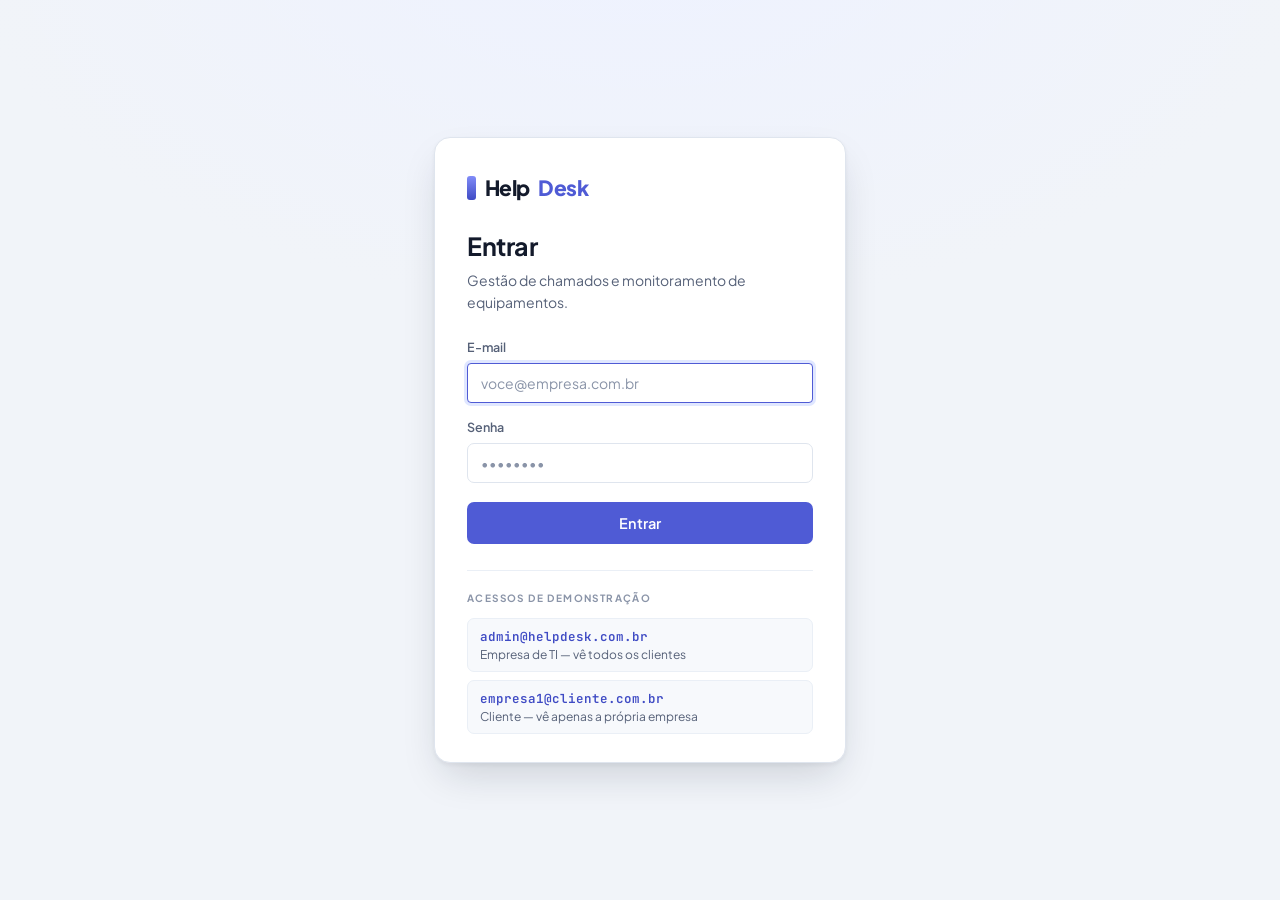
<file: frontend/index.html>
<!DOCTYPE html>
<!--
  index.html -- DASHBOARD
  As paginas nao usam framework nem templating: o menu lateral e' repetido
  em cada arquivo. E' uma escolha consciente -- sem build step, o que voce
  ve no arquivo e' exatamente o que o navegador recebe. Facil de explicar.
-->
<html lang="pt-BR">
  <head>
    <meta charset="UTF-8" />
    <meta name="viewport" content="width=device-width, initial-scale=1.0" />
    <title>Dashboard — HelpDesk & Monitoring</title>
    <!-- ★ GUARDA DE SESSAO -- roda ANTES de tudo.
         Sem token, redireciona para o login imediatamente. Se esperasse o
         DOMContentLoaded, a tela apareceria vazia e dispararia quatro
         erros 401 antes de redirecionar. -->
    <script src="js/auth.js?v=11"></script>
    <script>if (!auth.exigirLogin()) { throw new Error("redirecionando"); }</script>
    <link rel="preconnect" href="https://fonts.googleapis.com" />
    <link rel="preconnect" href="https://fonts.gstatic.com" crossorigin />
    <link rel="stylesheet"
      href="https://fonts.googleapis.com/css2?family=Plus+Jakarta+Sans:wght@400;500;600;700;800&family=JetBrains+Mono:wght@400;600&display=swap" />
    <link rel="stylesheet" href="css/style.css?v=11" />
  </head>
  <body>
    <div class="layout">
      <!-- MENU LATERAL (repetido em todas as paginas) -->
      <aside class="sidebar">
        <div class="sidebar__brand">Help<span>Desk</span></div>
        <nav class="sidebar__nav">
          <a href="index.html" data-page="index.html"><span class="icon">▤</span> Dashboard</a>
          <a href="clientes.html" data-page="clientes.html"><span class="icon">◍</span> Clientes</a>
          <a href="chamados.html" data-page="chamados.html"><span class="icon">✉</span> Chamados</a>
          <a href="equipamentos.html" data-page="equipamentos.html"><span class="icon">▣</span> Equipamentos</a>
          <a href="alertas.html" data-page="alertas.html"><span class="icon">⚠</span> Alertas</a>
        </nav>
        <!-- preenchido por ui.js -> montarSessao() -->
        <div class="sidebar__foot"></div>
      </aside>

      <main class="content">
        <div class="page-header">
          <div>
            <h1>Dashboard</h1>
            <p>Visão geral da operação — dados vindos da API em tempo real.</p>
          </div>
          <button class="btn btn--ghost" onclick="location.reload()">↻ Atualizar</button>
        </div>

        <!-- CARTOES: preenchidos por dashboard.js a partir de /api/analytics/summary -->
        <div class="stat-grid" id="stat-grid">
          <div class="state state--loading">Carregando indicadores...</div>
        </div>

        <div class="grid-2">
          <div class="panel">
            <div class="panel__head">
              <div>
                <h2>Chamados por categoria</h2>
                <p class="panel__sub">Quantidade de chamados abertos em cada categoria</p>
              </div>
            </div>
            <div class="panel__body" id="chart-category">
              <div class="state state--loading">Carregando...</div>
            </div>
          </div>
          <div class="panel">
            <div class="panel__head">
              <div>
                <h2>Clientes que mais abriram chamados</h2>
                <p class="panel__sub">Total de chamados por empresa, do maior para o menor</p>
              </div>
            </div>
            <div class="panel__body" id="chart-ranking">
              <div class="state state--loading">Carregando...</div>
            </div>
          </div>
        </div>

        <div class="panel">
          <div class="panel__head">
            <div>
              <h2>Tempo médio de resolução por categoria</h2>
              <p class="panel__sub">Da abertura até a finalização — só conta chamados já finalizados</p>
            </div>
          </div>
          <div class="panel__body" id="chart-resolution">
            <div class="state state--loading">Carregando...</div>
          </div>
        </div>
      </main>
    </div>

    <script src="js/api.js?v=11"></script>
    <script src="js/ui.js?v=11"></script>
    <script src="js/dashboard.js?v=11"></script>
  </body>
</html>
</file>
<file: frontend/css/style.css>
/*
 * style.css -- o design system da aplicacao
 * ==========================================
 * CSS puro, sem framework, sem build step. O que esta aqui e' exatamente o
 * que o navegador recebe.
 *
 * ORGANIZACAO (nesta ordem, de proposito -- o CSS le de cima para baixo e
 * a ordem evita que uma regra desfaca a outra sem querer):
 *
 *   1. TOKENS      as variaveis: cor, espaco, tipo, sombra, curva
 *   2. TEMA        claro e escuro, so trocando os tokens
 *   3. BASE        reset e elementos crus (body, tabela, campo)
 *   4. LAYOUT      a estrutura da pagina
 *   5. COMPONENTES cartao, botao, badge, modal, grafico
 *   6. ANIMACAO    as transicoes e as entradas
 *
 * ★ POR QUE TOKENS E NAO CORES SOLTAS: trocar o azul do sistema e' mudar
 *   UMA linha. Com cores escritas no meio das regras, seria cacar #2563eb
 *   em 600 linhas -- e sempre sobra uma.
 */

/* ===========================================================================
   1. TOKENS + 2. TEMA CLARO (o padrao completo)
   =========================================================================== */
:root {
  /* -- marca: uma escala inteira, nao uma cor solta ---------------------- */
  --brand-50:  #eef2ff;
  --brand-100: #e0e7ff;
  --brand-200: #c7d2fe;
  --brand-400: #818cf8;
  --brand-500: #4f5bd5;
  --brand-600: #3f4bc4;
  --brand-700: #343d9e;

  /* -- neutros com viés levemente frio, puxando para a marca ------------- */
  --bg:          #f1f4f9;
  --bg-subtle:   #e8ecf4;
  --surface:     #ffffff;
  --surface-2:   #f7f9fc;
  --border:      #dfe5ee;
  --border-soft: #eaeff6;

  --text:        #131a2b;
  --text-soft:   #566178;
  --text-faint:  #8a94a8;

  /* -- semanticas: significado, nao decoracao ---------------------------- */
  --green:      #0f7a4d;
  --green-bg:   #dcf5e8;
  --amber:      #9a6206;
  --amber-bg:   #fdf0d5;
  --red:        #b42318;
  --red-bg:     #fdeae7;
  --gray:       #5b6577;
  --gray-bg:    #eceff4;

  /* -- sidebar ----------------------------------------------------------- */
  --sidebar-bg:     #131a2e;
  --sidebar-bg-2:   #1b2440;
  --sidebar-text:   #a9b4cc;
  --sidebar-hover:  #ffffff;

  /* -- forma ------------------------------------------------------------- */
  --radius-sm: 7px;
  --radius:    12px;
  --radius-lg: 16px;

  /* Sombras em camadas: uma linha fina de contato + um halo difuso.
     Uma sombra unica e grande sempre parece "colada"; duas parecem
     profundidade de verdade. */
  --shadow-sm: 0 1px 2px rgba(19, 26, 43, .06);
  --shadow:    0 1px 2px rgba(19, 26, 43, .05), 0 6px 16px -4px rgba(19, 26, 43, .08);
  --shadow-lg: 0 2px 4px rgba(19, 26, 43, .05), 0 18px 40px -10px rgba(19, 26, 43, .18);
  --ring:      0 0 0 3px var(--brand-100);

  /* -- tipo -------------------------------------------------------------- */
  --font: "Plus Jakarta Sans", "Segoe UI", system-ui, -apple-system, Roboto, Arial, sans-serif;
  --font-mono: "JetBrains Mono", ui-monospace, "Cascadia Code", Consolas, monospace;

  /* -- movimento --------------------------------------------------------- */
  /* cubic-bezier com saida rapida e chegada suave: parece resposta, nao
     preguica. Duracoes curtas -- animacao de UI que passa de 300ms comeca
     a atrasar o usuario em vez de agradar. */
  --ease: cubic-bezier(.2, .8, .2, 1);
  --fast: 140ms;
  --base: 220ms;
}

/* --- TEMA ESCURO por preferencia do sistema -------------------------------
   O seletor :not([data-theme="light"]) faz a escolha explicita do usuario
   vencer o sistema operacional. Sem isso, quem escolhesse "claro" no site
   mas usa Windows no escuro continuaria vendo escuro.                      */
@media (prefers-color-scheme: dark) {
  :root:not([data-theme="light"]) {
    --brand-50:  #1a1f3d;
    --brand-100: #232a52;
    --brand-200: #2f3a70;
    --brand-400: #8c96f0;
    --brand-500: #7f8bf5;
    --brand-600: #929cf7;
    --brand-700: #a8b0f9;

    --bg:          #0c1018;
    --bg-subtle:   #10151f;
    --surface:     #151b27;
    --surface-2:   #1b2231;
    --border:      #28313f;
    --border-soft: #202836;

    --text:        #e8edf5;
    --text-soft:   #a5b0c2;
    --text-faint:  #767f91;

    --green:    #4ec98d;
    --green-bg: #0f2e20;
    --amber:    #e0a33c;
    --amber-bg: #33260c;
    --red:      #f07c72;
    --red-bg:   #371916;
    --gray:     #98a3b6;
    --gray-bg:  #1e2531;

    --sidebar-bg:   #0a0e16;
    --sidebar-bg-2: #121927;
    --sidebar-text: #97a2b8;

    --shadow-sm: 0 1px 2px rgba(0, 0, 0, .4);
    --shadow:    0 1px 2px rgba(0, 0, 0, .35), 0 6px 16px -4px rgba(0, 0, 0, .45);
    --shadow-lg: 0 2px 4px rgba(0, 0, 0, .4), 0 18px 40px -10px rgba(0, 0, 0, .6);
    --ring:      0 0 0 3px var(--brand-200);
  }
}

/* --- TEMA ESCURO escolhido no botao --------------------------------------- */
:root[data-theme="dark"] {
  --brand-50:  #1a1f3d;
  --brand-100: #232a52;
  --brand-200: #2f3a70;
  --brand-400: #8c96f0;
  --brand-500: #7f8bf5;
  --brand-600: #929cf7;
  --brand-700: #a8b0f9;

  --bg:          #0c1018;
  --bg-subtle:   #10151f;
  --surface:     #151b27;
  --surface-2:   #1b2231;
  --border:      #28313f;
  --border-soft: #202836;

  --text:        #e8edf5;
  --text-soft:   #a5b0c2;
  --text-faint:  #767f91;

  --green:    #4ec98d;
  --green-bg: #0f2e20;
  --amber:    #e0a33c;
  --amber-bg: #33260c;
  --red:      #f07c72;
  --red-bg:   #371916;
  --gray:     #98a3b6;
  --gray-bg:  #1e2531;

  --sidebar-bg:   #0a0e16;
  --sidebar-bg-2: #121927;
  --sidebar-text: #97a2b8;

  --shadow-sm: 0 1px 2px rgba(0, 0, 0, .4);
  --shadow:    0 1px 2px rgba(0, 0, 0, .35), 0 6px 16px -4px rgba(0, 0, 0, .45);
  --shadow-lg: 0 2px 4px rgba(0, 0, 0, .4), 0 18px 40px -10px rgba(0, 0, 0, .6);
  --ring:      0 0 0 3px var(--brand-200);
}

/* ===========================================================================
   3. BASE
   =========================================================================== */
* { box-sizing: border-box; }

/*
 * ★ REGRA IMPORTANTE: o atributo hidden do HTML precisa VENCER.
 *   O navegador aplica [hidden]{display:none}, mas com baixa prioridade.
 *   Como .modal usa display:flex (prioridade maior), sem esta linha um
 *   modal marcado com hidden apareceria mesmo assim. E' assim que os modais
 *   abrem e fecham em ui.js (el.hidden = true/false).
 */
[hidden] { display: none !important; }

html { color-scheme: light dark; }

body {
  margin: 0;
  font-family: var(--font);
  background: var(--bg);
  color: var(--text);
  font-size: 14px;
  line-height: 1.55;
  -webkit-font-smoothing: antialiased;
  -moz-osx-font-smoothing: grayscale;
  /*
   * ★ AQUI **NAO** VAI TRANSICAO -- e o motivo vale saber.
   *
   * A tentacao e' escrever `transition: background-color .2s` para o tema
   * trocar suavemente. Nao funciona, e o jeito de falhar e' traicoeiro: a
   * cor fica PRESA no valor antigo e o tema simplesmente nao muda.
   *
   * POR QUE: o valor declarado aqui e' `var(--bg)` -- um texto que NUNCA
   * muda. Quem muda e' o que a variavel aponta. O navegador, olhando so a
   * declaracao, nao ve alteracao nenhuma para animar, e a transicao fica
   * pendurada no valor que ja estava pintado.
   *
   * Regra pratica: transicione propriedade que muda por ESTADO (hover,
   * foco), onde a regra CSS realmente troca. Nao transicione o que muda
   * por TROCA DE TOKEN. Por isso os botoes e as linhas da tabela abaixo
   * continuam com transicao no hover -- la o valor declarado muda de
   * verdade.
   *
   * Descoberto testando o botao de tema: a variavel resolvia certo
   * (#0c1018) e a tela continuava clara. Sem medir, ficaria escondido.
   */
}

h1, h2, h3 { margin: 0; letter-spacing: -.018em; }
h1 { font-size: 25px; font-weight: 700; }
h2 { font-size: 16px; font-weight: 600; }

/* Foco visivel para quem navega por teclado. Nunca remover sem substituir:
   sem isso, o teclado fica navegando as cegas. */
:focus-visible {
  outline: 2px solid var(--brand-500);
  outline-offset: 2px;
  border-radius: 4px;
}

::selection { background: var(--brand-200); color: var(--text); }

/* barra de rolagem discreta */
* { scrollbar-width: thin; scrollbar-color: var(--border) transparent; }
*::-webkit-scrollbar { width: 10px; height: 10px; }
*::-webkit-scrollbar-thumb {
  background: var(--border);
  border-radius: 99px;
  border: 3px solid transparent;
  background-clip: content-box;
}
*::-webkit-scrollbar-thumb:hover { background: var(--text-faint); background-clip: content-box; }

/* ===========================================================================
   4. LAYOUT
   =========================================================================== */
.layout {
  display: grid;
  grid-template-columns: 248px 1fr;
  min-height: 100vh;
}

.sidebar {
  background: linear-gradient(180deg, var(--sidebar-bg) 0%, var(--sidebar-bg-2) 100%);
  color: var(--sidebar-text);
  padding: 26px 16px;
  position: sticky;
  top: 0;
  height: 100vh;
  display: flex;
  flex-direction: column;
  gap: 26px;
  border-right: 1px solid rgba(255, 255, 255, .06);
}

.sidebar__brand {
  font-size: 19px;
  font-weight: 800;
  color: #fff;
  letter-spacing: -.03em;
  padding: 0 10px;
  display: flex;
  align-items: center;
  gap: 9px;
}
.sidebar__brand::before {
  content: "";
  width: 9px; height: 22px;
  border-radius: 3px;
  background: linear-gradient(180deg, var(--brand-400), var(--brand-600));
  box-shadow: 0 0 14px rgba(129, 140, 248, .55);
}
.sidebar__brand span { color: var(--brand-400); }

.sidebar__nav { display: flex; flex-direction: column; gap: 3px; }

.sidebar__nav a {
  position: relative;
  display: flex;
  align-items: center;
  gap: 11px;
  padding: 10px 12px;
  border-radius: var(--radius-sm);
  color: var(--sidebar-text);
  text-decoration: none;
  font-weight: 500;
  font-size: 14px;
  transition: color var(--fast) var(--ease), background-color var(--fast) var(--ease);
}
/* A barrinha do item ativo cresce de 0 -- e' um detalhe pequeno que faz a
   navegacao parecer viva em vez de estatica. */
.sidebar__nav a::before {
  content: "";
  position: absolute;
  left: 0; top: 50%;
  width: 3px; height: 0;
  border-radius: 0 3px 3px 0;
  background: var(--brand-400);
  transform: translateY(-50%);
  transition: height var(--base) var(--ease);
}
.sidebar__nav a:hover { color: var(--sidebar-hover); background: rgba(255, 255, 255, .05); }
.sidebar__nav a.active {
  color: #fff;
  background: rgba(129, 140, 248, .14);
}
.sidebar__nav a.active::before { height: 60%; }
.sidebar__nav .icon { font-size: 15px; opacity: .85; width: 18px; text-align: center; }

/* botao de tema, no rodape da sidebar */
.sidebar__foot { margin-top: auto; }
.theme-toggle {
  width: 100%;
  display: flex;
  align-items: center;
  gap: 9px;
  padding: 10px 12px;
  border-radius: var(--radius-sm);
  border: 1px solid rgba(255, 255, 255, .1);
  background: rgba(255, 255, 255, .04);
  color: var(--sidebar-text);
  font-family: inherit;
  font-size: 13px;
  font-weight: 500;
  cursor: pointer;
  transition: background-color var(--fast) var(--ease), color var(--fast) var(--ease);
}
.theme-toggle:hover { background: rgba(255, 255, 255, .09); color: #fff; }

.content {
  padding: 30px 34px 60px;
  max-width: 1440px;
  width: 100%;
  display: flex;
  flex-direction: column;
  gap: 22px;
}

.page-header {
  display: flex;
  align-items: flex-start;
  justify-content: space-between;
  gap: 18px;
  flex-wrap: wrap;
}
.page-header p { margin: 5px 0 0; color: var(--text-soft); font-size: 14px; }

.grid-2 {
  display: grid;
  grid-template-columns: repeat(auto-fit, minmax(340px, 1fr));
  gap: 20px;
}

/* ===========================================================================
   5. COMPONENTES
   =========================================================================== */

/* --- painel --------------------------------------------------------------- */
.panel {
  background: var(--surface);
  border: 1px solid var(--border);
  border-radius: var(--radius-lg);
  box-shadow: var(--shadow-sm);
  overflow: hidden;
  transition: box-shadow var(--base) var(--ease), border-color var(--base) var(--ease);
}
.panel:hover { box-shadow: var(--shadow); }

.panel__head {
  padding: 16px 20px;
  border-bottom: 1px solid var(--border-soft);
  display: flex;
  align-items: center;
  justify-content: space-between;
  gap: 14px;
  background: var(--surface-2);
}
.panel__body { padding: 20px; }
.panel__body--flush { padding: 0; }

/* --- cartoes de indicador ------------------------------------------------- */
.stat-grid {
  display: grid;
  grid-template-columns: repeat(auto-fit, minmax(196px, 1fr));
  gap: 16px;
}

.stat-card {
  position: relative;
  background: var(--surface);
  border: 1px solid var(--border);
  border-radius: var(--radius-lg);
  padding: 18px 20px;
  box-shadow: var(--shadow-sm);
  overflow: hidden;
  transition: transform var(--base) var(--ease), box-shadow var(--base) var(--ease);
}
/* Faixa superior colorida: a cor CARREGA SIGNIFICADO (verde = saudavel,
   vermelho = precisa de atencao), entao ela nasce fina e cresce no hover --
   chama o olho sem gritar o tempo todo. */
.stat-card::after {
  content: "";
  position: absolute;
  inset: 0 0 auto 0;
  height: 3px;
  background: var(--brand-500);
  transform: scaleX(0);
  transform-origin: left;
  transition: transform var(--base) var(--ease);
}
.stat-card:hover { transform: translateY(-3px); box-shadow: var(--shadow); }
.stat-card:hover::after { transform: scaleX(1); }

.stat-card--ok::after     { background: var(--green); }
.stat-card--warn::after   { background: var(--amber); }
.stat-card--danger::after { background: var(--red); }
.stat-card--accent::after { background: var(--brand-500); }

.stat-card__label {
  font-size: 11px;
  font-weight: 600;
  letter-spacing: .09em;
  text-transform: uppercase;
  color: var(--text-faint);
}
.stat-card__value {
  font-size: 30px;
  font-weight: 700;
  letter-spacing: -.03em;
  margin-top: 6px;
  font-variant-numeric: tabular-nums;
  line-height: 1.15;
}
.stat-card--ok     .stat-card__value { color: var(--green); }
.stat-card--warn   .stat-card__value { color: var(--amber); }
.stat-card--danger .stat-card__value { color: var(--red); }

/* --- tabela --------------------------------------------------------------- */
table { width: 100%; border-collapse: collapse; }

th, td {
  padding: 13px 18px;
  text-align: left;
  border-bottom: 1px solid var(--border-soft);
  vertical-align: middle;
}

th {
  background: var(--surface-2);
  font-size: 11px;
  font-weight: 600;
  text-transform: uppercase;
  letter-spacing: .07em;
  color: var(--text-faint);
  white-space: nowrap;
  position: sticky;
  top: 0;
  z-index: 1;
}

/*
 * ★ O BUG QUE ESTAVA AQUI:
 *   antes existia so `td.num { text-align: right }`. O resultado e' que os
 *   NUMEROS ficavam a direita e os TITULOS da coluna continuavam a esquerda
 *   -- o cabecalho nao ficava em cima do proprio dado.
 *
 *   A correcao e' alinhar os dois pelo mesmo seletor. Usando `.num` (sem
 *   amarrar a td), a mesma classe serve para th e td, e nao ha como
 *   esquecer um dos dois de novo.
 */
.num {
  text-align: right;
  font-variant-numeric: tabular-nums;
  font-family: var(--font-mono);
  font-size: 13px;
}
th.num { font-family: var(--font); font-size: 11px; }

tbody tr { transition: background-color var(--fast) var(--ease); }
tbody tr:hover { background: var(--surface-2); }
tbody tr:last-child td { border-bottom: none; }

/* --- botao ---------------------------------------------------------------- */
.btn {
  display: inline-flex;
  align-items: center;
  justify-content: center;
  gap: 7px;
  padding: 9px 16px;
  border-radius: var(--radius-sm);
  border: 1px solid transparent;
  background: var(--brand-500);
  color: #fff;
  font-family: inherit;
  font-size: 13.5px;
  font-weight: 600;
  cursor: pointer;
  white-space: nowrap;
  transition: background-color var(--fast) var(--ease), transform var(--fast) var(--ease),
              box-shadow var(--fast) var(--ease), border-color var(--fast) var(--ease);
}
.btn:hover { background: var(--brand-600); box-shadow: var(--shadow-sm); }
/* O afundar de 1px no clique devolve a sensacao fisica de apertar. */
.btn:active { transform: translateY(1px); }
.btn:disabled { opacity: .55; cursor: not-allowed; transform: none; }

.btn--ghost {
  background: var(--surface);
  color: var(--text);
  border-color: var(--border);
}
.btn--ghost:hover { background: var(--surface-2); border-color: var(--text-faint); }

.btn--danger { background: var(--red); }
.btn--danger:hover { background: var(--red); filter: brightness(.92); }

.btn--sm { padding: 6px 12px; font-size: 12.5px; }

.link-btn {
  background: none;
  border: none;
  padding: 0;
  color: var(--brand-500);
  font-family: inherit;
  font-size: inherit;
  font-weight: 600;
  cursor: pointer;
  text-decoration: underline;
  text-underline-offset: 3px;
  transition: color var(--fast) var(--ease);
}
.link-btn:hover { color: var(--brand-700); }

/* --- badge ---------------------------------------------------------------- */
.badge {
  display: inline-flex;
  align-items: center;
  gap: 6px;
  padding: 4px 10px;
  border-radius: 99px;
  font-size: 11.5px;
  font-weight: 600;
  letter-spacing: .015em;
  background: var(--gray-bg);
  color: var(--gray);
  white-space: nowrap;
}
/* O ponto colorido faz o status ser lido pela FORMA tambem, nao so pela
   cor -- quem nao distingue verde de vermelho continua conseguindo ler. */
.badge::before {
  content: "";
  width: 6px; height: 6px;
  border-radius: 50%;
  background: currentColor;
  flex: none;
}

.badge--aberto        { background: var(--brand-50);  color: var(--brand-600); }
.badge--em-andamento  { background: var(--amber-bg);  color: var(--amber); }
.badge--finalizado    { background: var(--green-bg);  color: var(--green); }
.badge--online        { background: var(--green-bg);  color: var(--green); }
.badge--offline       { background: var(--red-bg);    color: var(--red); }
.badge--manutencao    { background: var(--amber-bg);  color: var(--amber); }
.badge--reconhecido   { background: var(--amber-bg);  color: var(--amber); }
.badge--resolvido     { background: var(--green-bg);  color: var(--green); }
.badge--alta          { background: var(--red-bg);    color: var(--red); }
.badge--media         { background: var(--amber-bg);  color: var(--amber); }
.badge--baixa         { background: var(--gray-bg);   color: var(--gray); }

/* severidade de anomalia */
.sev { font-weight: 700; font-size: 12px; letter-spacing: .04em; }
.sev--alta  { color: var(--red); }
.sev--media { color: var(--amber); }
.sev--baixa { color: var(--gray); }

/* temperatura */
.temp { font-family: var(--font-mono); font-weight: 600; font-variant-numeric: tabular-nums; }
.temp--ok   { color: var(--green); }
.temp--warn { color: var(--amber); }
.temp--hot  { color: var(--red); }
/* O pulso so existe no valor CRITICO. Animacao em tudo vira ruido; aqui
   ela marca a unica linha que exige acao agora. */
.temp--hot { animation: pulse 2.2s var(--ease) infinite; }

/* --- formulario ----------------------------------------------------------- */
.form-grid {
  display: grid;
  grid-template-columns: repeat(auto-fit, minmax(220px, 1fr));
  gap: 16px;
}

.field { display: flex; flex-direction: column; gap: 6px; }
.field label {
  font-size: 12.5px;
  font-weight: 600;
  color: var(--text-soft);
}

input, select, textarea {
  width: 100%;
  padding: 10px 13px;
  border: 1px solid var(--border);
  border-radius: var(--radius-sm);
  background: var(--surface);
  color: var(--text);
  font-family: inherit;
  font-size: 14px;
  transition: border-color var(--fast) var(--ease), box-shadow var(--fast) var(--ease),
              background var(--fast) var(--ease);
}
input:hover, select:hover, textarea:hover { border-color: var(--text-faint); }
input:focus, select:focus, textarea:focus {
  outline: none;
  border-color: var(--brand-500);
  box-shadow: var(--ring);
}
input::placeholder, textarea::placeholder { color: var(--text-faint); }
textarea { resize: vertical; min-height: 96px; }
select { cursor: pointer; }
select:disabled { background: var(--surface-2); color: var(--text-faint); cursor: not-allowed; }

.filters {
  display: flex;
  flex-wrap: wrap;
  gap: 12px;
  align-items: center;
}
.filters .field { min-width: 168px; flex: 0 1 auto; }

.form-actions {
  display: flex;
  gap: 10px;
  justify-content: flex-end;
  margin-top: 20px;
  padding-top: 18px;
  border-top: 1px solid var(--border-soft);
}

/* --- linhas de detalhe ---------------------------------------------------- */
.detail-row {
  display: grid;
  grid-template-columns: 158px 1fr;
  gap: 14px;
  padding: 11px 0;
  border-bottom: 1px solid var(--border-soft);
}
.detail-row:last-child { border-bottom: none; }
.detail-row dt { color: var(--text-soft); font-size: 13px; font-weight: 600; }
.detail-row dd { margin: 0; }

/* --- grafico de barras ---------------------------------------------------- */
.bar-row {
  display: grid;
  grid-template-columns: 152px 1fr 78px;
  align-items: center;
  gap: 14px;
  padding: 8px 0;
}
.bar-row__label {
  font-size: 13px;
  color: var(--text-soft);
  font-weight: 500;
  overflow: hidden;
  text-overflow: ellipsis;
  white-space: nowrap;
}
.bar-row__value {
  text-align: right;
  font-size: 13px;
  font-weight: 700;
  font-variant-numeric: tabular-nums;
  font-family: var(--font-mono);
}

.bar-track {
  height: 9px;
  background: var(--bg-subtle);
  border-radius: 99px;
  overflow: hidden;
}
.bar-fill {
  height: 100%;
  border-radius: 99px;
  background: linear-gradient(90deg, var(--brand-500), var(--brand-400));
  /* A barra cresce da esquerda ate a largura final. E' a animacao que faz
     o grafico "se desenhar" quando os dados chegam da API. */
  transform-origin: left;
  animation: grow-bar 700ms var(--ease) both;
}

/* --- estados (carregando / vazio / erro) ---------------------------------- */
.state {
  padding: 34px 20px;
  text-align: center;
  color: var(--text-soft);
  font-size: 14px;
}
.state--error { color: var(--red); font-weight: 500; }
.state--empty { color: var(--text-faint); }

/* Esqueleto pulsante enquanto a API responde: comunica "estou trabalhando"
   melhor que a palavra "Carregando", e nao deixa a pagina pular quando o
   conteudo chega. */
.state--loading {
  position: relative;
  color: transparent;
  background: linear-gradient(90deg, var(--surface-2) 25%, var(--bg-subtle) 50%, var(--surface-2) 75%);
  background-size: 200% 100%;
  border-radius: var(--radius);
  animation: shimmer 1.4s linear infinite;
  min-height: 72px;
  user-select: none;
}

/* --- modal ---------------------------------------------------------------- */
.modal {
  position: fixed;
  inset: 0;
  z-index: 60;
  display: flex;
  align-items: center;
  justify-content: center;
  padding: 22px;
  background: rgba(10, 14, 22, .55);
  backdrop-filter: blur(3px);
  animation: fade-in var(--base) var(--ease) both;
}

.modal__box {
  background: var(--surface);
  border: 1px solid var(--border);
  border-radius: var(--radius-lg);
  box-shadow: var(--shadow-lg);
  width: 100%;
  max-width: 640px;
  max-height: 88vh;
  display: flex;
  flex-direction: column;
  overflow: hidden;
  /* Entra subindo levemente e crescendo de 96% -- a caixa parece "vir para
     frente" em vez de aparecer do nada. */
  animation: modal-in 260ms var(--ease) both;
}

.modal__head {
  padding: 18px 22px;
  border-bottom: 1px solid var(--border-soft);
  display: flex;
  align-items: center;
  justify-content: space-between;
  gap: 14px;
  background: var(--surface-2);
}
.modal__body { padding: 22px; overflow-y: auto; }

.modal__close {
  background: none;
  border: none;
  font-size: 22px;
  line-height: 1;
  color: var(--text-faint);
  cursor: pointer;
  padding: 4px 8px;
  border-radius: var(--radius-sm);
  transition: color var(--fast) var(--ease), background-color var(--fast) var(--ease);
}
.modal__close:hover { color: var(--text); background: var(--bg-subtle); }

/* --- toast ---------------------------------------------------------------- */
.toast {
  position: fixed;
  right: 22px;
  bottom: 22px;
  z-index: 90;
  padding: 13px 18px;
  border-radius: var(--radius);
  background: var(--text);
  color: var(--surface);
  font-size: 13.5px;
  font-weight: 500;
  box-shadow: var(--shadow-lg);
  max-width: 380px;
  animation: toast-in 300ms var(--ease) both;
}
.toast--success { background: var(--green); color: #fff; }
.toast--error   { background: var(--red);   color: #fff; }

.muted { color: var(--text-soft); }

/* ===========================================================================
   6. ANIMACAO
   =========================================================================== */
@keyframes fade-in { from { opacity: 0; } to { opacity: 1; } }

@keyframes modal-in {
  from { opacity: 0; transform: translateY(12px) scale(.96); }
  to   { opacity: 1; transform: translateY(0)    scale(1); }
}

@keyframes toast-in {
  from { opacity: 0; transform: translateY(14px) scale(.97); }
  to   { opacity: 1; transform: translateY(0)    scale(1); }
}

@keyframes grow-bar { from { transform: scaleX(0); } to { transform: scaleX(1); } }

@keyframes shimmer {
  from { background-position: 200% 0; }
  to   { background-position: -200% 0; }
}

@keyframes pulse {
  0%, 100% { opacity: 1; }
  50%      { opacity: .55; }
}

@keyframes rise {
  from { opacity: 0; transform: translateY(10px); }
  to   { opacity: 1; transform: translateY(0); }
}

/* Entrada da pagina: o conteudo sobe suavemente ao carregar. */
.content > * { animation: rise 420ms var(--ease) both; }
/* O escalonamento faz os blocos aparecerem em cascata em vez de todos de
   uma vez. Quatro niveis bastam -- alem disso o usuario ja esta esperando. */
.content > *:nth-child(1) { animation-delay: 0ms; }
.content > *:nth-child(2) { animation-delay: 60ms; }
.content > *:nth-child(3) { animation-delay: 120ms; }
.content > *:nth-child(4) { animation-delay: 180ms; }

/* Cartoes entram em cascata dentro da propria grade. */
.stat-grid .stat-card { animation: rise 420ms var(--ease) both; }
.stat-grid .stat-card:nth-child(1) { animation-delay: 40ms; }
.stat-grid .stat-card:nth-child(2) { animation-delay: 90ms; }
.stat-grid .stat-card:nth-child(3) { animation-delay: 140ms; }
.stat-grid .stat-card:nth-child(4) { animation-delay: 190ms; }
.stat-grid .stat-card:nth-child(5) { animation-delay: 240ms; }
.stat-grid .stat-card:nth-child(6) { animation-delay: 290ms; }

/*
 * ★ ACESSIBILIDADE -- e nao e' detalhe.
 *   Ha pessoas para quem movimento na tela causa enjoo e tontura (disturbio
 *   vestibular). Elas ligam "reduzir movimento" no sistema. Este bloco
 *   respeita isso: some com a animacao e mantem a interface inteira
 *   funcionando. Nada de conteudo depende de ter animado.
 */
@media (prefers-reduced-motion: reduce) {
  *,
  *::before,
  *::after {
    animation-duration: .01ms !important;
    animation-iteration-count: 1 !important;
    transition-duration: .01ms !important;
    scroll-behavior: auto !important;
  }
}

/* ===========================================================================
   RESPONSIVO
   =========================================================================== */
@media (max-width: 900px) {
  .layout { grid-template-columns: 1fr; }
  .sidebar {
    position: static;
    height: auto;
    flex-direction: row;
    align-items: center;
    gap: 14px;
    padding: 14px 16px;
    overflow-x: auto;
  }
  .sidebar__nav { flex-direction: row; gap: 4px; }
  .sidebar__nav a { padding: 8px 12px; white-space: nowrap; }
  .sidebar__nav a::before { display: none; }
  .sidebar__foot { margin-top: 0; margin-left: auto; }
  .theme-toggle { width: auto; }
  .content { padding: 20px 18px 44px; }
}

@media (max-width: 720px) {
  h1 { font-size: 21px; }
  .content { padding: 16px 13px 40px; }
  .bar-row { grid-template-columns: 108px 1fr 62px; gap: 10px; }
  .detail-row { grid-template-columns: 1fr; gap: 3px; }
  .form-actions { flex-direction: column-reverse; }
  .form-actions .btn { width: 100%; }
  /* A tabela rola dentro do proprio painel, para a PAGINA nunca rolar de
     lado -- rolagem horizontal no corpo e' o erro classico no celular. */
  .panel__body--flush { overflow-x: auto; }
  table { min-width: 620px; }
}

/* ===========================================================================
   PAGINACAO
   =========================================================================== */
.pager {
  display: flex;
  align-items: center;
  justify-content: space-between;
  gap: 14px;
  flex-wrap: wrap;
  padding: 13px 20px;
  border-top: 1px solid var(--border-soft);
  background: var(--surface-2);
}

/* O contador ("21–40 de 5.000") e' a peca que responde "quantos existem?".
   Sem ele o usuario nao sabe se a lista acabou ou se ha mais 200 paginas. */
.pager__info { font-size: 13px; color: var(--text-soft); font-variant-numeric: tabular-nums; }
.pager__info strong { color: var(--text); font-weight: 600; }

.pager__controls { display: flex; align-items: center; gap: 6px; flex-wrap: wrap; }

.pager__page {
  font-size: 12.5px;
  font-weight: 600;
  color: var(--text-soft);
  padding: 0 10px;
  font-variant-numeric: tabular-nums;
  white-space: nowrap;
}

/* Campo de busca com a lupa embutida */
.search-field { position: relative; flex: 1 1 260px; min-width: 200px; }
.search-field input { padding-left: 36px; }
.search-field::before {
  content: "⌕";
  position: absolute;
  left: 12px; top: 50%;
  transform: translateY(-50%);
  color: var(--text-faint);
  font-size: 17px;
  pointer-events: none;
}

/* Barra de filtros: vira um bloco proprio acima da tabela */
.toolbar {
  display: flex;
  flex-wrap: wrap;
  gap: 12px;
  align-items: flex-end;
  padding: 16px 20px;
  border-bottom: 1px solid var(--border-soft);
}
.toolbar .field { min-width: 150px; }

/* Chip que mostra os filtros ativos -- o usuario precisa VER que a lista
   esta filtrada, senao acha que o sistema perdeu os dados. */
.filter-chips { display: flex; flex-wrap: wrap; gap: 7px; align-items: center; }
.chip {
  display: inline-flex;
  align-items: center;
  gap: 6px;
  padding: 4px 10px;
  border-radius: 99px;
  background: var(--brand-50);
  color: var(--brand-600);
  font-size: 12px;
  font-weight: 600;
  border: 1px solid var(--brand-200);
}
.chip button {
  background: none; border: none; padding: 0; cursor: pointer;
  color: inherit; font-size: 14px; line-height: 1; opacity: .7;
}
.chip button:hover { opacity: 1; }

@media (max-width: 720px) {
  .pager { justify-content: center; }
  .pager__info { width: 100%; text-align: center; }
  .toolbar { padding: 13px; }
}

/* ===========================================================================
   TELA DE LOGIN
   =========================================================================== */
.login-page {
  min-height: 100vh;
  display: grid;
  place-items: center;
  padding: 22px;
  /* Fundo com um brilho suave atras do cartao: da' profundidade sem
     precisar de imagem, e funciona nos dois temas porque usa os tokens. */
  background:
    radial-gradient(1100px 620px at 50% -8%, var(--brand-50), transparent 62%),
    var(--bg);
}

.login-card {
  width: 100%;
  max-width: 412px;
  background: var(--surface);
  border: 1px solid var(--border);
  border-radius: var(--radius-lg);
  box-shadow: var(--shadow-lg);
  padding: 34px 32px 28px;
  animation: rise 460ms var(--ease) both;
}

.login-brand {
  font-size: 21px;
  font-weight: 800;
  letter-spacing: -.03em;
  display: flex;
  align-items: center;
  gap: 9px;
  margin-bottom: 22px;
}
.login-brand::before {
  content: "";
  width: 9px; height: 24px;
  border-radius: 3px;
  background: linear-gradient(180deg, var(--brand-400), var(--brand-600));
}
.login-brand span { color: var(--brand-500); }

.login-card h1 { font-size: 25px; margin-bottom: 5px; }
.login-sub { margin: 0 0 24px; color: var(--text-soft); font-size: 14px; }

.login-form { display: flex; flex-direction: column; gap: 15px; }
.login-btn { width: 100%; padding: 11px; font-size: 14.5px; margin-top: 4px; }

.login-error {
  background: var(--red-bg);
  color: var(--red);
  border: 1px solid var(--red);
  border-radius: var(--radius-sm);
  padding: 10px 13px;
  font-size: 13.5px;
  font-weight: 500;
  animation: rise 260ms var(--ease) both;
}

.login-demo {
  margin-top: 26px;
  padding-top: 20px;
  border-top: 1px solid var(--border-soft);
  display: flex;
  flex-direction: column;
  gap: 8px;
}
.login-demo__title {
  font-size: 10px;
  font-weight: 700;
  letter-spacing: .14em;
  text-transform: uppercase;
  color: var(--text-faint);
  margin-bottom: 3px;
}
.login-demo__row {
  text-align: left;
  background: var(--surface-2);
  border: 1px solid var(--border-soft);
  border-radius: var(--radius-sm);
  padding: 9px 12px;
  cursor: pointer;
  font-family: inherit;
  display: flex;
  flex-direction: column;
  gap: 2px;
  transition: border-color var(--fast) var(--ease), background-color var(--fast) var(--ease);
}
.login-demo__row:hover { border-color: var(--brand-500); background: var(--brand-50); }
.login-demo__row strong {
  font-family: var(--font-mono);
  font-size: 12.5px;
  color: var(--brand-600);
  font-weight: 600;
}
.login-demo__row span { font-size: 12px; color: var(--text-soft); }

/* ===========================================================================
   USUARIO NA SIDEBAR
   =========================================================================== */
.sidebar__user {
  display: flex;
  align-items: center;
  gap: 10px;
  padding: 10px 12px;
  border-radius: var(--radius-sm);
  background: rgba(255, 255, 255, .05);
  border: 1px solid rgba(255, 255, 255, .08);
  margin-bottom: 8px;
}

/* Avatar com as iniciais: identifica quem esta logado sem precisar de foto
   nem de mais uma requisicao. */
.sidebar__avatar {
  width: 30px; height: 30px;
  flex: none;
  border-radius: 50%;
  background: linear-gradient(135deg, var(--brand-400), var(--brand-600));
  color: #fff;
  display: grid;
  place-items: center;
  font-size: 11.5px;
  font-weight: 700;
  letter-spacing: .02em;
}

.sidebar__who { min-width: 0; display: flex; flex-direction: column; }
.sidebar__who b {
  font-size: 12.5px;
  color: #fff;
  font-weight: 600;
  white-space: nowrap;
  overflow: hidden;
  text-overflow: ellipsis;
}
.sidebar__who small {
  font-size: 10.5px;
  color: var(--sidebar-text);
  white-space: nowrap;
  overflow: hidden;
  text-overflow: ellipsis;
}

.sidebar__actions { display: flex; gap: 6px; }
.sidebar__actions .theme-toggle { flex: 1; justify-content: center; }
.btn-sair {
  padding: 10px 12px;
  border-radius: var(--radius-sm);
  border: 1px solid rgba(255, 255, 255, .1);
  background: rgba(255, 255, 255, .04);
  color: var(--sidebar-text);
  font-family: inherit;
  font-size: 13px;
  cursor: pointer;
  transition: background-color var(--fast) var(--ease), color var(--fast) var(--ease);
}
.btn-sair:hover { background: var(--red); color: #fff; border-color: var(--red); }

/* Faixa que aparece so para quem enxerga uma empresa: deixa explicito que
   a tela esta filtrada. Sem isso o usuario acha que o sistema perdeu dados. */
.escopo-aviso {
  display: flex;
  align-items: center;
  gap: 9px;
  padding: 11px 16px;
  border-radius: var(--radius);
  background: var(--brand-50);
  border: 1px solid var(--brand-200);
  color: var(--brand-600);
  font-size: 13.5px;
  font-weight: 500;
}

/* Cabecalho de tabela clicavel */
.th-sort { cursor: pointer; user-select: none; transition: color var(--fast) var(--ease); }
.th-sort:hover { color: var(--brand-500); }
.th-sort--ativa { color: var(--brand-500); }

/* Subtitulo do painel: diz a UNIDADE do grafico.
   Um numero sem unidade nao informa -- "18" pode ser chamados, horas ou
   reais. O subtitulo elimina a duvida sem exigir legenda. */
.panel__sub { margin: 3px 0 0; font-size: 12.5px; color: var(--text-soft); font-weight: 400; }
.panel__head h2 { line-height: 1.25; }
</file>
